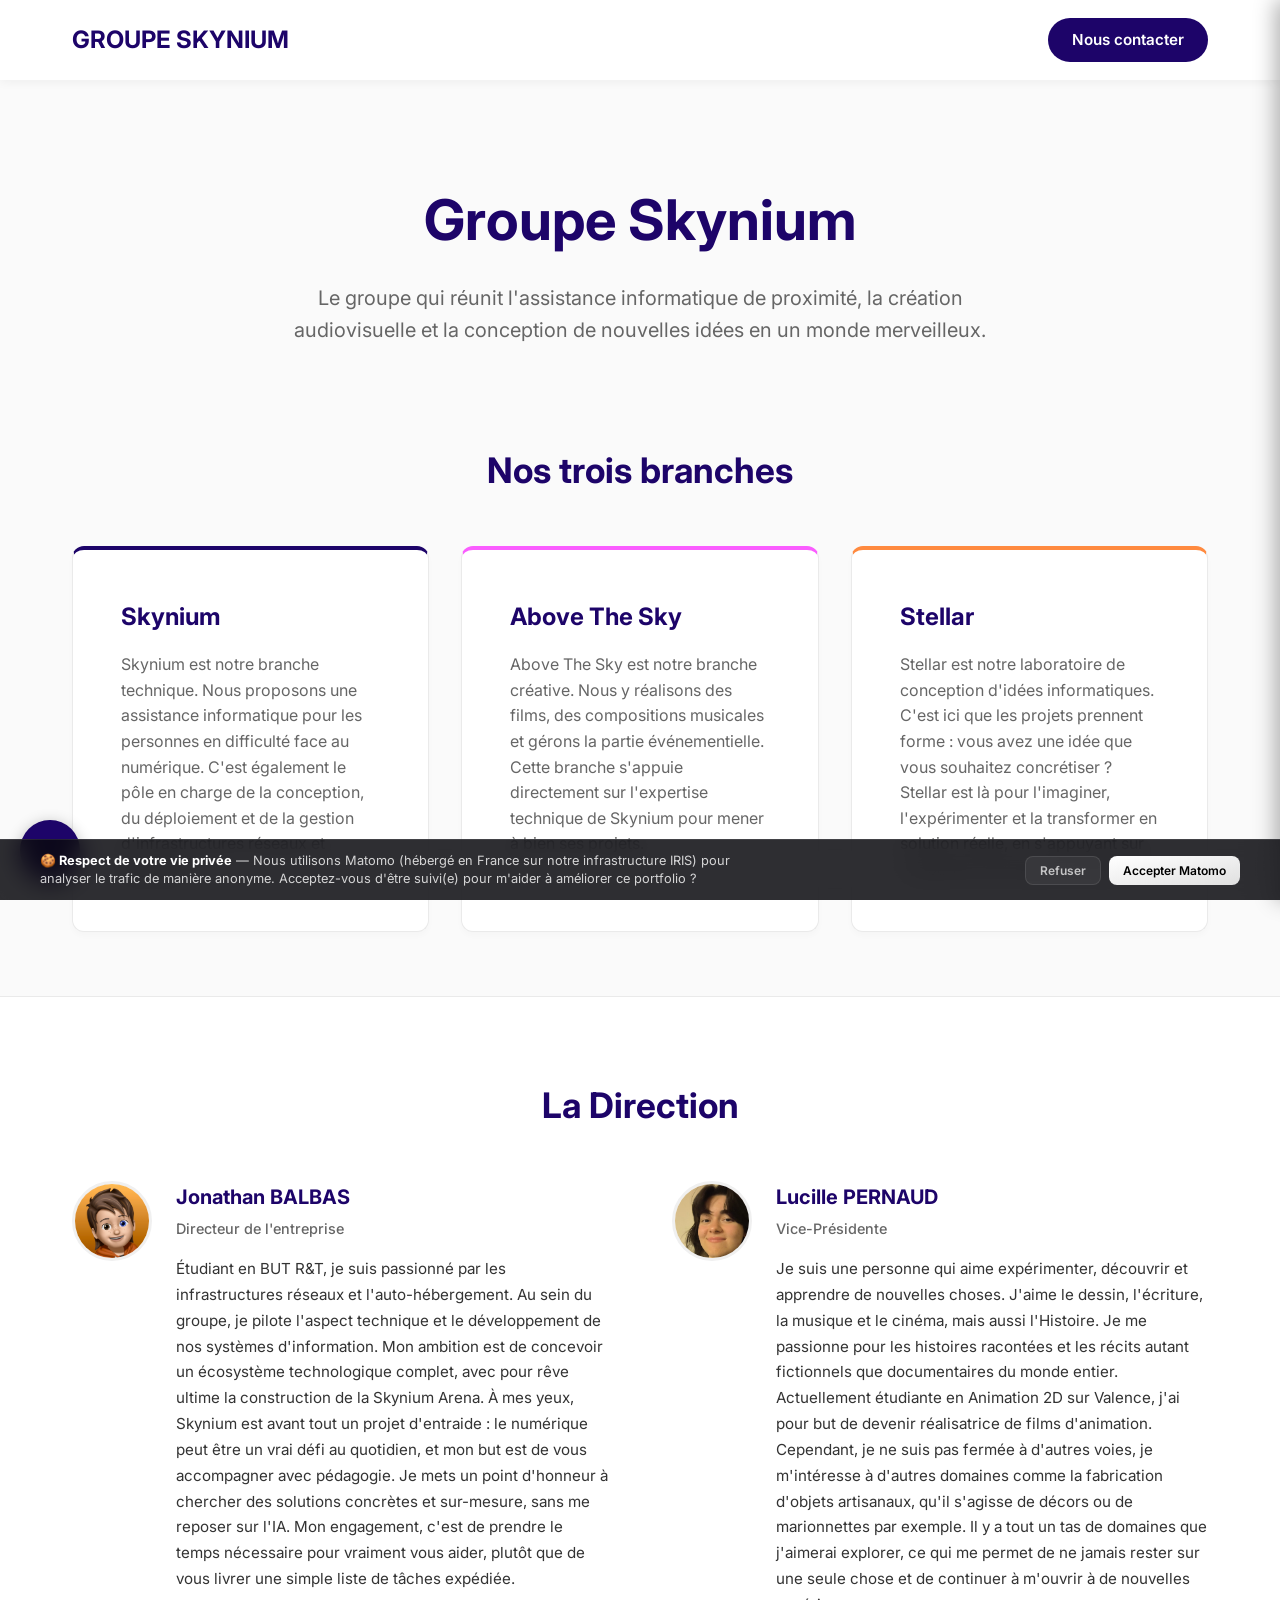
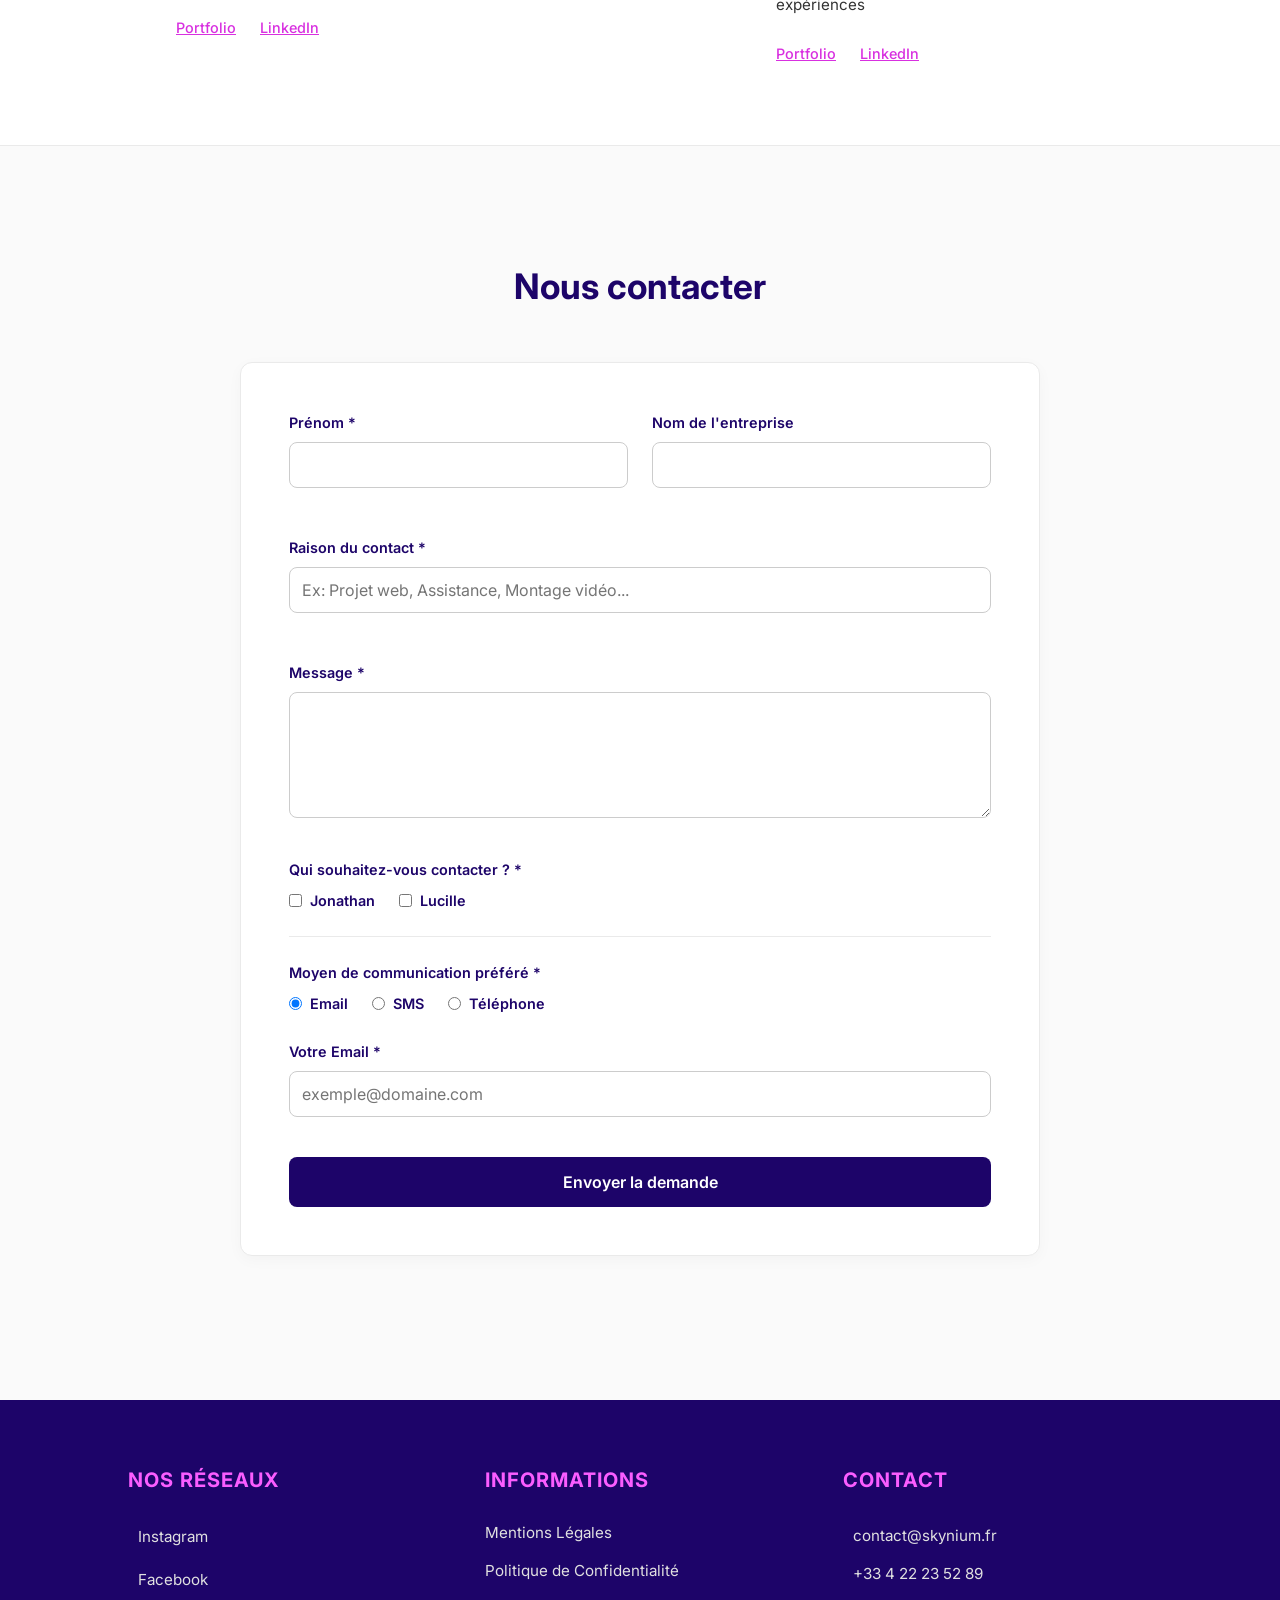
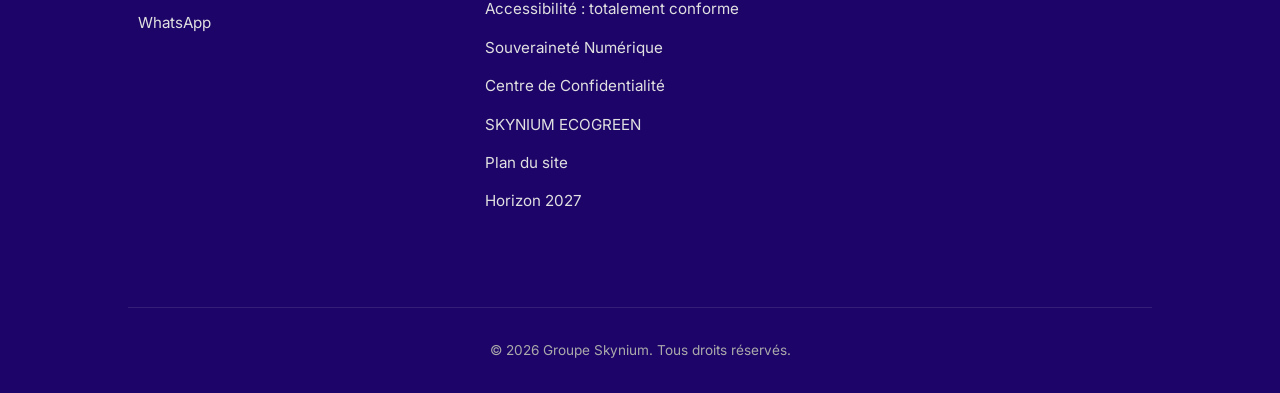
<file: index.html>
<!DOCTYPE html>
<html lang="fr">
<head>
    <meta charset="UTF-8">
    <meta name="viewport" content="width=device-width, initial-scale=1.0">
    <title>Groupe Skynium</title>
    <link href="https://fonts.googleapis.com/css2?family=Inter:wght@400;500;600;700&display=swap" rel="stylesheet">
    <link rel="stylesheet" href="https://skynium.fr/ressources/fontawesome/css/all.min.css">
        <link rel="stylesheet" href="ressources/style.css">

    <link rel="icon" type="image/png" href="https://skynium.fr/ressources/favicon/favicon-96x96.png" sizes="96x96" />
    <link rel="icon" type="image/svg+xml" href="https://skynium.fr/ressources/favicon/favicon.svg" />
    <link rel="shortcut icon" href="https://skynium.fr/ressources/favicon/favicon.ico" />
    <link rel="apple-touch-icon" sizes="180x180" href="https://skynium.fr/ressources/favicon/apple-touch-icon.png" />
    <meta name="apple-mobile-web-app-title" content="Skynium" />
    <link rel="manifest" href="https://skynium.fr/ressources/favicon/site.webmanifest" />
</head>
<body>
    <a href="#main-content" class="skip-link">Aller au contenu principal</a>
    <button 
        id="accessibility-button" 
        aria-label="Ouvrir le panneau d'accessibilité"
        aria-expanded="false"
        aria-controls="accessibility-panel"
    >
        <i class="fas fa-universal-access" aria-hidden="true"></i>
    </button>
    <aside 
        id="accessibility-panel" 
        class="accessibility-panel"
        role="dialog"
        aria-labelledby="accessibility-title"
        aria-modal="false"
    >
        <button 
            class="close-btn" 
            aria-label="Fermer le panneau d'accessibilité"
            id="close-panel-btn"
        >
            <i class="fas fa-times" aria-hidden="true"></i>
        </button>

        <h2 id="accessibility-title">Options d'accessibilité</h2>

        <div class="accessibility-status" role="status" aria-live="polite">
            <p><strong>Modes actifs :</strong> <span id="active-modes-count">Aucun</span></p>
        </div>

        <section class="accessibility-section">
            <h3>Modes d'accessibilité</h3>

            <div class="accessibility-option" data-mode="epilepsy-safe" role="switch" aria-checked="false" tabindex="0">
                <div>
                    <strong>Mode sans échec pour l'épilepsie</strong>
                    <p class="option-desc">Atténue la couleur et supprime les clignements</p>
                </div>
                <div class="toggle-switch" aria-hidden="true"></div>
            </div>

            <div class="accessibility-option" data-mode="visually-impaired" role="switch" aria-checked="false" tabindex="0">
                <div>
                    <strong>Mode malvoyant</strong>
                    <p class="option-desc">Améliore les visuels du site</p>
                </div>
                <div class="toggle-switch" aria-hidden="true"></div>
            </div>

            <div class="accessibility-option" data-mode="cognitive-disability" role="switch" aria-checked="false" tabindex="0">
                <div>
                    <strong>Mode handicap cognitif</strong>
                    <p class="option-desc">Aide à se concentrer sur un contenu spécifique</p>
                </div>
                <div class="toggle-switch" aria-hidden="true"></div>
            </div>

            <div class="accessibility-option" data-mode="adhd-friendly" role="switch" aria-checked="false" tabindex="0">
                <div>
                    <strong>Mode adapté au TDAH</strong>
                    <p class="option-desc">Réduit les distractions</p>
                </div>
                <div class="toggle-switch" aria-hidden="true"></div>
            </div>

            <div class="accessibility-option" data-mode="screen-reader" role="switch" aria-checked="false" tabindex="0">
                <div>
                    <strong>Mode Cécité</strong>
                    <p class="option-desc">Optimisé pour lecteur d'écran</p>
                </div>
                <div class="toggle-switch" aria-hidden="true"></div>
            </div>
        </section>
        <section class="accessibility-section">
            <h3>Expérience lisible</h3>
            <div class="slider-option">
                <label for="font-size-slider">Taille de la police</label>
                <div class="slider-container">
                    <input 
                        type="range" 
                        id="font-size-slider" 
                        min="80" 
                        max="150" 
                        value="100" 
                        step="10"
                        aria-valuemin="80"
                        aria-valuemax="150"
                        aria-valuenow="100"
                        aria-label="Ajuster la taille de la police"
                    >
                    <span id="font-size-value">100%</span>
                </div>
            </div>

            <div class="slider-option">
                <label for="line-height-slider">Hauteur de ligne</label>
                <div class="slider-container">
                    <input 
                        type="range" 
                        id="line-height-slider" 
                        min="1.2" 
                        max="2.5" 
                        value="1.6" 
                        step="0.1"
                        aria-label="Ajuster la hauteur de ligne"
                    >
                    <span id="line-height-value">1.6</span>
                </div>
            </div>

            <div class="slider-option">
                <label for="letter-spacing-slider">Espacement des lettres</label>
                <div class="slider-container">
                    <input 
                        type="range" 
                        id="letter-spacing-slider" 
                        min="0" 
                        max="5" 
                        value="0" 
                        step="0.5"
                        aria-label="Ajuster l'espacement des lettres"
                    >
                    <span id="letter-spacing-value">0px</span>
                </div>
            </div>

            <div class="accessibility-option" data-mode="dyslexia-font" role="switch" aria-checked="false" tabindex="0">
                <div>
                    <strong>Police adaptée à la dyslexie</strong>
                </div>
                <div class="toggle-switch" aria-hidden="true"></div>
            </div>

            <div class="accessibility-option" data-mode="highlight-headings" role="switch" aria-checked="false" tabindex="0">
                <div>
                    <strong>Titres en surbrillance</strong>
                </div>
                <div class="toggle-switch" aria-hidden="true"></div>
            </div>

            <div class="accessibility-option" data-mode="highlight-links" role="switch" aria-checked="false" tabindex="0">
                <div>
                    <strong>Liens en surbrillance</strong>
                </div>
                <div class="toggle-switch" aria-hidden="true"></div>
            </div>

            <div class="text-align-options">
                <label>Alignement du texte</label>
                <div class="button-group" role="radiogroup" aria-label="Alignement du texte">
                    <button 
                        class="align-btn active" 
                        data-align="left"
                        role="radio"
                        aria-checked="true"
                        aria-label="Aligner à gauche"
                    >
                        <i class="fas fa-align-left" aria-hidden="true"></i>
                    </button>
                    <button 
                        class="align-btn" 
                        data-align="center"
                        role="radio"
                        aria-checked="false"
                        aria-label="Centrer"
                    >
                        <i class="fas fa-align-center" aria-hidden="true"></i>
                    </button>
                    <button 
                        class="align-btn" 
                        data-align="right"
                        role="radio"
                        aria-checked="false"
                        aria-label="Aligner à droite"
                    >
                        <i class="fas fa-align-right" aria-hidden="true"></i>
                    </button>
                </div>
            </div>
        </section>

        <section class="accessibility-section">
            <h3>Expérience visuellement agréable</h3>

            <div class="button-group" role="radiogroup" aria-label="Mode de contraste">
                <button 
                    class="contrast-btn active" 
                    data-contrast="normal"
                    role="radio"
                    aria-checked="true"
                    aria-label="Contraste normal"
                >
                    Normal
                </button>
                <button 
                    class="contrast-btn" 
                    data-contrast="dark"
                    role="radio"
                    aria-checked="false"
                    aria-label="Mode sombre"
                >
                    Sombre
                </button>
                <button 
                    class="contrast-btn" 
                    data-contrast="light"
                    role="radio"
                    aria-checked="false"
                    aria-label="Mode clair"
                >
                    Clair
                </button>
                <button 
                    class="contrast-btn" 
                    data-contrast="high"
                    role="radio"
                    aria-checked="false"
                    aria-label="Contraste élevé"
                >
                    Élevé
                </button>
            </div>

            <div class="accessibility-option" data-mode="high-saturation" role="switch" aria-checked="false" tabindex="0">
                <div>
                    <strong>Haute saturation</strong>
                </div>
                <div class="toggle-switch" aria-hidden="true"></div>
            </div>

            <div class="accessibility-option" data-mode="low-saturation" role="switch" aria-checked="false" tabindex="0">
                <div>
                    <strong>Faible saturation</strong>
                </div>
                <div class="toggle-switch" aria-hidden="true"></div>
            </div>

            <div class="accessibility-option" data-mode="monochrome" role="switch" aria-checked="false" tabindex="0">
                <div>
                    <strong>Monochrome</strong>
                </div>
                <div class="toggle-switch" aria-hidden="true"></div>
            </div>
        </section>

        <section class="accessibility-section">
            <h3>Orientation facile</h3>

            <div class="accessibility-option" data-mode="highlight-cursor" role="switch" aria-checked="false" tabindex="0">
                <div>
                    <strong>Mettre en surbrillance le curseur</strong>
                </div>
                <div class="toggle-switch" aria-hidden="true"></div>
            </div>

            <div class="accessibility-option" data-mode="big-cursor-dark" role="switch" aria-checked="false" tabindex="0">
                <div>
                    <strong>Grand curseur sombre</strong>
                </div>
                <div class="toggle-switch" aria-hidden="true"></div>
            </div>

            <div class="accessibility-option" data-mode="big-cursor-light" role="switch" aria-checked="false" tabindex="0">
                <div>
                    <strong>Grand curseur clair</strong>
                </div>
                <div class="toggle-switch" aria-hidden="true"></div>
            </div>
        </section>

        <button id="reset-accessibility-btn" class="reset-btn">
            <i class="fas fa-undo" aria-hidden="true"></i> Réinitialiser tous les paramètres
        </button>

    </aside>

    <header>
        <div class="container">
            <nav>
                <a href="https://groupe-skynium.com" class="logo">GROUPE SKYNIUM</a>
                <a href="#contact" class="btn-nav">Nous contacter</a>
            </nav>
        </div>
    </header>

    <main id="main-content" role="main">
        <section class="hero container">
            <h1>Groupe Skynium</h1>
            <p>Le groupe qui réunit l'assistance informatique de proximité, la création audiovisuelle et la conception de nouvelles idées en un monde merveilleux.</p>
        </section>
        <section class="container">
            <h2 class="section-title">Nos trois branches</h2>
            <div class="branches-grid">
                
                <div class="card skynium">
                    <h3>Skynium</h3>
                    <p>Skynium est notre branche technique. Nous proposons une assistance informatique pour les personnes en difficulté face au numérique. C'est également le pôle en charge de la conception, du déploiement et de la gestion d'infrastructures réseaux et serveurs.</p>
                </div>

                <div class="card ats">
                    <h3>Above The Sky</h3>
                    <p>Above The Sky est notre branche créative. Nous y réalisons des films, des compositions musicales et gérons la partie événementielle. Cette branche s'appuie directement sur l'expertise technique de Skynium pour mener à bien ses projets.</p>
                </div>

                <div class="card stellar">
                    <h3>Stellar</h3>
                    <p>Stellar est notre laboratoire de conception d'idées informatiques. C'est ici que les projets prennent forme : vous avez une idée que vous souhaitez concrétiser ? Stellar est là pour l'imaginer, l'expérimenter et la transformer en solution réelle, en s'appuyant sur l'expertise technique de Skynium.</p>
                </div>

            </div>
        </section>

        <section class="team-section">
            <div class="container">
                <h2 class="section-title">La Direction</h2>
                <div class="team-grid">
                    
                    <div class="profile">
                        <div class="avatar">
                            <img src="ressources/img/jonathan.png" alt="Photo de Jonathan BALBAS">
                        </div>
                        <div class="profile-info">
                            <h3>Jonathan BALBAS</h3>
                            <h4>Directeur de l'entreprise</h4>
                            <p>Étudiant en BUT R&T, je suis passionné par les infrastructures réseaux et l'auto-hébergement. Au sein du groupe, je pilote l'aspect technique et le développement de nos systèmes d'information. Mon ambition est de concevoir un écosystème technologique complet, avec pour rêve ultime la construction de la Skynium Arena. À mes yeux, Skynium est avant tout un projet d'entraide : le numérique peut être un vrai défi au quotidien, et mon but est de vous accompagner avec pédagogie. Je mets un point d'honneur à chercher des solutions concrètes et sur-mesure, sans me reposer sur l'IA. Mon engagement, c'est de prendre le temps nécessaire pour vraiment vous aider, plutôt que de vous livrer une simple liste de tâches expédiée.</p>
                            <div class="social-links">
                                <a href="https://jonathan-balbas.groupe-skynium.com" target="_blank">Portfolio</a>
                                <a href="https://www.linkedin.com/in/skynium" target="_blank">LinkedIn</a>
                            </div>
                        </div>
                    </div>

                    <div class="profile">
                        <div class="avatar">
                            <img src="ressources/img/lucille.jpg" alt="Photo de Lucille PERNAUD">
                        </div>
                        <div class="profile-info">
                            <h3>Lucille PERNAUD</h3>
                            <h4>Vice-Présidente</h4>
                            <p>Je suis une personne qui aime expérimenter, découvrir et apprendre de nouvelles choses. J'aime le dessin, l'écriture, la musique et le cinéma, mais aussi l'Histoire. Je me passionne pour les histoires racontées et les récits autant fictionnels que documentaires du monde entier. Actuellement étudiante en Animation 2D sur Valence, j'ai pour but de devenir réalisatrice de films d'animation. Cependant, je ne suis pas fermée à d'autres voies, je m'intéresse à d'autres domaines comme la fabrication d'objets artisanaux, qu'il s'agisse de décors ou de marionnettes par exemple. Il y a tout un tas de domaines que j'aimerai explorer, ce qui me permet de ne jamais rester sur une seule chose et de continuer à m'ouvrir à de nouvelles expériences</p>
                            <div class="social-links">
                                <a href="http://lucille-pernaud.groupe-skynium.com" target="_blank">Portfolio</a>
                                <a href="https://www.linkedin.com/in/lucille-pernaud-234b163b6/" target="_blank">LinkedIn</a>
                            </div>
                        </div>
                    </div>

                </div>
            </div>
        </section>

        <section id="contact" class="contact-section container">
            <h2 class="section-title">Nous contacter</h2>
            
            <div class="contact-form">
                <form id="contactForm">
                    
                    <div class="form-grid">
                        <div class="form-group">
                            <label for="prenom">Prénom *</label>
                            <input type="text" id="prenom" required>
                        </div>
                        <div class="form-group">
                            <label for="entreprise">Nom de l'entreprise</label>
                            <input type="text" id="entreprise">
                        </div>
                        <div class="form-group full">
                            <label for="raison">Raison du contact *</label>
                            <input type="text" id="raison" required placeholder="Ex: Projet web, Assistance, Montage vidéo...">
                        </div>
                        <div class="form-group full">
                            <label for="message">Message *</label>
                            <textarea id="message" rows="5" required></textarea>
                        </div>
                    </div>

                    <div class="form-group full" style="margin-top: 1rem;">
                        <label>Qui souhaitez-vous contacter ? *</label>
                        <div class="checkbox-group">
                            <label class="checkbox-item">
                                <input type="checkbox" id="contactJon">
                                Jonathan
                            </label>
                            <label class="checkbox-item">
                                <input type="checkbox" id="contactLuc">
                                Lucille
                            </label>
                        </div>
                    </div>

                    <div class="form-group full" style="margin-top: 1rem; border-top: 1px solid #EAEAEA; padding-top: 1.5rem;">
                        <label>Moyen de communication préféré *</label>
                        <div class="radio-group">
                            <label class="radio-item">
                                <input type="radio" name="moyenCom" value="email" checked onchange="updateContactField()">
                                Email
                            </label>
                            <label class="radio-item">
                                <input type="radio" name="moyenCom" value="sms" onchange="updateContactField()">
                                SMS
                            </label>
                            <label class="radio-item">
                                <input type="radio" name="moyenCom" value="telephone" onchange="updateContactField()">
                                Téléphone
                            </label>
                        </div>
                    </div>

                    <div class="form-group full" id="coordonneesContainer">
                        <label id="coordonneesLabel" for="coordonneesValue">Votre Email *</label>
                        <input type="text" id="coordonneesValue" required placeholder="exemple@domaine.com">
                    </div>

                    <button type="submit" class="btn-submit" id="submitBtn">Envoyer la demande</button>
                    <div id="formStatus" class="status-message"></div>
                </form>
            </div>
        </section>
    </main>

    <footer role="contentinfo" class="container">
        <div>
            <h3>Nos réseaux</h3>
            <nav aria-label="Réseaux sociaux">
                <ul>
                    <li><a href="https://instagram.com/skynium"><i class="fa-brands fa-instagram" aria-hidden="true"></i> Instagram</a></li>
                    <li><a href="https://facebook.com/SkyniumRECONECT"><i class="fa-brands fa-facebook" aria-hidden="true"></i> Facebook</a></li>
                    <li><a href="https://wa.me/33667225452"><i class="fa-brands fa-whatsapp" aria-hidden="true"></i> WhatsApp</a></li>
                </ul>
            </nav>
        </div>
        <div>
            <h3>Informations</h3>
            <nav aria-label="Informations légales">
                <ul>
                    <li><a href="https://skynium.fr/mentionslegales.html">Mentions Légales</a></li>
                    <li><a href="https://skynium.fr/politiqueconfidentialite.html">Politique de Confidentialité</a></li>
                    <li><a href="https://skynium.fr/accessibilite.html">Accessibilité : totalement conforme</a></li>
                    <li><a href="https://skynium.fr/souverainete.html">Souveraineté Numérique</a></li>
                    <li><a href="https://privacy.skynium.fr">Centre de Confidentialité</a></li>
                    <li><a href="https://ecogreen.skynium.fr">SKYNIUM ECOGREEN</a></li>
                    <li><a href="https://skynium.fr/plan-du-site.html">Plan du site</a></li>
                    <li><a href="https://skynium.fr/horizon2027.html">Horizon 2027</a></li>
                </ul>
            </nav>
        </div>
        <div>
            <h3>Contact</h3>
            <p><a href="mailto:contact@skynium.fr"><i class="fa-solid fa-envelope" aria-hidden="true"></i> contact@skynium.fr</a></p>
            <p><a href="tel:+33422235289"><i class="fa-solid fa-phone" aria-hidden="true"></i> +33 4 22 23 52 89</a></p>
        </div>
        <div class="footer-bottom">
            &copy; 2026 Groupe Skynium. Tous droits réservés.
        </div>
    </footer>

    <script src="ressources/skynium-data.js"></script>

    <script>
        function updateContactField() {
            const moyenCom = document.querySelector('input[name="moyenCom"]:checked').value;
            const label = document.getElementById('coordonneesLabel');
            const input = document.getElementById('coordonneesValue');

            if (moyenCom === 'email') {
                label.textContent = 'Votre Email *';
                input.placeholder = 'exemple@domaine.com';
                input.type = 'email';
            } else {
                label.textContent = 'Votre numéro de téléphone *';
                input.placeholder = '06 12 34 56 78';
                input.type = 'tel';
            }
        }

        // Soumission du formulaire
        document.getElementById('contactForm').addEventListener('submit', async function(e) {
            e.preventDefault();
            
            const btn = document.getElementById('submitBtn');
            const statusDiv = document.getElementById('formStatus');
            const contactJon = document.getElementById('contactJon').checked;
            const contactLuc = document.getElementById('contactLuc').checked;

            statusDiv.className = 'status-message';
            statusDiv.style.display = 'none';

            if (!contactJon && !contactLuc) {
                statusDiv.textContent = 'Veuillez sélectionner au moins une personne à contacter (Jonathan ou Lucille).';
                statusDiv.className = 'status-message error';
                return;
            }

            const moyenComVal = document.querySelector('input[name="moyenCom"]:checked').value;

            const formData = {
                prenom: document.getElementById('prenom').value,
                entreprise: document.getElementById('entreprise').value,
                raison: document.getElementById('raison').value,
                message: document.getElementById('message').value,
                contactJon: contactJon,
                contactLuc: contactLuc,
                moyenCom: moyenComVal,
                coordonnees: document.getElementById('coordonneesValue').value // Le nouveau champ
            };

            btn.textContent = 'Envoi en cours...';
            btn.disabled = true;
            btn.style.opacity = '0.7';

            try {
                const response = await fetch('https://api.skynium.fr/webhook/db79540f-17cf-41b5-928f-764483b5fb7b', {
                    method: 'POST',
                    headers: {
                        'Content-Type': 'application/json',
                    },
                    body: JSON.stringify(formData)
                });

                if (response.ok) {
                    statusDiv.textContent = 'Votre message a bien été envoyé !';
                    statusDiv.className = 'status-message success';
                    this.reset();
                    updateContactField(); // Remet le champ coordonnees par defaut
                } else {
                    throw new Error('Erreur serveur');
                }
            } catch (error) {
                statusDiv.textContent = 'Une erreur est survenue lors de l\'envoi. Veuillez réessayer plus tard.';
                statusDiv.className = 'status-message error';
            } finally {
                btn.textContent = 'Envoyer la demande';
                btn.disabled = false;
                btn.style.opacity = '1';
            }
        });
    </script>
    <script src="https://api.nexus.skynium.fr/unify/unify.js" defer></script>
</body>
</html>
</file>
<file: ressources/style.css>
/* =================================================== */
/* 1. CONFIGURATION GLOBALE ET VARIABLES              */
/* =================================================== */
:root {
    /* Palette principale */
    --primary: #1D0469;
    --secondary: #FA5DFF;
    --tertiary: #FF8A3F;
    
    /* Couleurs neutres et contrastes */
    --secondary-dark: #D830E0;
    --bg-color: #FAFAFA;
    --surface: #FFFFFF;
    --text-dark: #333333;
    --text-light: #666666;
    --border: #EAEAEA;
    
    /* Variables de style */
    --border-radius: 8px;
    --transition: 0.3s ease;
}

* {
    margin: 0;
    padding: 0;
    box-sizing: border-box;
    font-family: 'Inter', -apple-system, sans-serif;
}

html {
    scroll-behavior: smooth;
}

body {
    background-color: var(--bg-color);
    color: var(--text-dark);
    line-height: 1.6;
}

a {
    color: var(--primary);
    text-decoration: none;
    transition: color var(--transition);
}

a:hover {
    color: var(--secondary);
}

.container {
    max-width: 1200px;
    margin: 0 auto;
    padding: 0 2rem;
}

/* =================================================== */
/* 2. HEADER ET NAVIGATION                            */
/* =================================================== */
header {
    background-color: var(--surface);
    box-shadow: 0 2px 10px rgba(0, 0, 0, 0.05);
    position: sticky;
    top: 0;
    z-index: 100;
}

header nav {
    display: flex;
    justify-content: space-between;
    align-items: center;
    height: 80px;
}

.logo {
    font-size: 1.5rem;
    font-weight: 700;
    color: var(--primary);
}

/* Le bouton "Nous contacter" réparé */
.btn-nav {
    background-color: var(--primary);
    color: var(--surface) !important;
    padding: 10px 24px;
    border-radius: 50px;
    font-weight: 600;
    font-size: 0.95rem;
    transition: background-color var(--transition), transform 0.2s ease;
    display: inline-block;
}

.btn-nav:hover {
    background-color: var(--secondary);
    transform: translateY(-2px);
}

/* =================================================== */
/* 3. HERO SECTION ET BRANCHES                        */
/* =================================================== */
.hero {
    text-align: center;
    padding: 6rem 0 4rem;
}

.hero h1 {
    font-size: 3.5rem;
    color: var(--primary);
    margin-bottom: 1rem;
    font-weight: 700;
}

.hero p {
    font-size: 1.25rem;
    color: var(--text-light);
    max-width: 700px;
    margin: 0 auto 2rem;
}

.section-title {
    text-align: center;
    font-size: 2.2rem;
    color: var(--primary);
    margin-bottom: 3rem;
    font-weight: 700;
}

.branches-grid {
    display: grid;
    grid-template-columns: repeat(auto-fit, minmax(300px, 1fr));
    gap: 2rem;
    margin-bottom: 4rem;
}

.card {
    background-color: var(--surface);
    border: 1px solid var(--border);
    border-radius: 12px;
    padding: 3rem;
    box-shadow: 0 4px 6px rgba(0,0,0,0.02);
    transition: transform var(--transition);
    border-top: 4px solid var(--primary);
}

.card:hover {
    transform: translateY(-5px);
    box-shadow: 0 10px 20px rgba(0,0,0,0.05);
}

.card.skynium { border-top-color: var(--primary); }
.card.ats { border-top-color: var(--secondary); }
.card.stellar { border-top-color: var(--tertiary); }

.card h3 {
    font-size: 1.5rem;
    color: var(--primary);
    margin-bottom: 1rem;
}

.card p {
    color: var(--text-light);
}

/* =================================================== */
/* 4. LA DIRECTION (PROFILS)                          */
/* =================================================== */
.team-section {
    background-color: var(--surface);
    padding: 5rem 0;
    border-top: 1px solid var(--border);
    border-bottom: 1px solid var(--border);
    margin: 2rem 0;
}

.team-grid {
    display: grid;
    grid-template-columns: repeat(auto-fit, minmax(400px, 1fr));
    gap: 4rem;
}

.profile {
    display: flex;
    gap: 1.5rem;
    align-items: flex-start;
}

/* Images de profil rondes et ajustées */
.avatar {
    width: 80px;
    height: 80px;
    border-radius: 50%;
    flex-shrink: 0;
    overflow: hidden; /* Coupe l'image en rond parfait */
    border: 3px solid #f0f0f0;
}

.avatar img {
    width: 100%;
    height: 100%;
    object-fit: cover; /* Maintient les proportions */
}

.profile-info h3 {
    font-size: 1.25rem;
    color: var(--primary);
    margin-bottom: 0.25rem;
}

.profile-info h4 {
    font-size: 0.9rem;
    color: var(--text-light);
    font-weight: 500;
    margin-bottom: 1rem;
}

.profile-info p {
    color: var(--text-dark);
    margin-bottom: 1.5rem;
    font-size: 0.95rem;
    line-height: 1.7;
}

.social-links {
    display: flex;
    gap: 1.5rem;
}

.social-links a {
    font-size: 0.9rem;
    font-weight: 500;
    text-decoration: underline;
    color: var(--secondary-dark);
}

/* =================================================== */
/* 5. FORMULAIRE DE CONTACT                           */
/* =================================================== */
.contact-section {
    padding: 5rem 0;
}

.contact-form {
    background-color: var(--surface);
    padding: 3rem;
    border-radius: 12px;
    border: 1px solid var(--border);
    box-shadow: 0 4px 15px rgba(0,0,0,0.03);
    max-width: 800px;
    margin: 0 auto;
}

.form-grid {
    display: grid;
    grid-template-columns: 1fr 1fr;
    gap: 1.5rem;
}

.form-group {
    display: flex;
    flex-direction: column;
    gap: 0.5rem;
    margin-bottom: 1.5rem;
}

.form-group.full { grid-column: 1 / -1; }

.form-group label {
    font-size: 0.9rem;
    font-weight: 600;
    color: var(--primary);
}

.form-group input, 
.form-group textarea {
    padding: 12px;
    border: 1px solid #CCC;
    border-radius: 8px;
    font-size: 1rem;
    transition: border-color var(--transition);
    background-color: var(--surface);
}

.form-group input:focus, 
.form-group textarea:focus {
    outline: none;
    border-color: var(--primary);
}

.checkbox-group, .radio-group {
    display: flex;
    gap: 1.5rem;
    flex-wrap: wrap;
}

.checkbox-item, .radio-item {
    display: flex;
    align-items: center;
    gap: 0.5rem;
    font-size: 0.95rem;
    cursor: pointer;
}

.btn-submit {
    background-color: var(--primary);
    color: var(--surface);
    border: none;
    padding: 15px 24px;
    font-size: 1rem;
    font-weight: 600;
    border-radius: 8px;
    cursor: pointer;
    width: 100%;
    transition: background-color var(--transition);
    margin-top: 1rem;
}

.btn-submit:hover {
    background-color: var(--secondary);
}

.status-message {
    margin-top: 1.5rem;
    padding: 1rem;
    border-radius: 8px;
    text-align: center;
    font-weight: 500;
    display: none;
}
.status-message.success { background-color: #e6f4ea; color: #1e8e3e; border: 1px solid #cce8d6; display: block; }
.status-message.error { background-color: #fce8e6; color: #d93025; border: 1px solid #fad2cf; display: block; }

/* =================================================== */
/* 6. FOOTER CORRIGÉ (Pleine Largeur)                 */
/* =================================================== */
/* On écrase le comportement natif de .container pour le footer
   afin qu'il prenne 100% de la largeur de l'écran 
*/
footer.container {
    max-width: 100%;
    width: 100%;
    margin: 0;
    background-color: var(--primary);
    color: var(--surface);
    padding: 4rem 10% 2rem;
    display: flex;
    flex-wrap: wrap;
    justify-content: space-between;
    gap: 3rem;
    margin-top: 4rem;
}

footer div {
    flex: 1;
    min-width: 200px;
}

footer h3 {
    font-size: 1.25rem;
    color: var(--secondary);
    margin-bottom: 1.5rem;
    text-transform: uppercase;
    letter-spacing: 1px;
}

footer p { margin-bottom: 0.5rem; color: #e0e0e0; font-size: 0.95rem; }

footer ul { list-style: none; padding: 0; }
footer ul li { margin-bottom: 0.8rem; }

footer a {
    color: #e0e0e0 !important;
    font-size: 0.95rem;
    text-decoration: none;
    transition: color 0.3s ease;
    display: inline-flex;
    align-items: center;
    gap: 10px;
}

footer a:hover {
    color: var(--secondary) !important;
    text-decoration: underline;
}

.footer-bottom {
    width: 100%;
    text-align: center;
    margin-top: 2rem;
    padding-top: 2rem;
    border-top: 1px solid rgba(255,255,255,0.1);
    font-size: 0.85rem;
    color: #aaa;
    flex: 0 0 100%;
}

/* =================================================== */
/* 7. ACCESSIBILITÉ (Bouton et Panneau Skynium)       */
/* =================================================== */
.skip-link {
    position: absolute; top: -100px; left: 10px; z-index: 9999; 
    padding: 12px 20px; background-color: var(--primary); 
    color: var(--surface); font-weight: 700; border-radius: 8px;
    box-shadow: 0 4px 15px rgba(0,0,0,0.3); transition: top 0.3s;
}
.skip-link:focus { top: 10px; }

*:focus { outline: 3px solid var(--tertiary); outline-offset: 2px; }

#accessibility-button {
    position: fixed; bottom: 20px; left: 20px; z-index: 10000; 
    width: 60px; height: 60px; background-color: var(--primary); 
    color: var(--surface); border: none; border-radius: 50%; 
    font-size: 1.8rem; cursor: pointer; box-shadow: 0 4px 15px rgba(0,0,0,0.3); 
    display: flex; align-items: center; justify-content: center;
}
#accessibility-button:hover { background-color: var(--secondary); }

#accessibility-panel {
    position: fixed; top: 0; right: -400px; width: 400px; height: 100vh; 
    background-color: var(--surface); box-shadow: -5px 0 20px rgba(0,0,0,0.3); 
    z-index: 10001; overflow-y: auto; transition: right 0.4s ease; padding: 20px;
}
#accessibility-panel.open { right: 0; }

.close-btn { position: absolute; top: 15px; right: 15px; background: none; border: none; font-size: 1.5rem; cursor: pointer; color: var(--text-dark); }
#accessibility-panel h2 { color: var(--primary); margin-bottom: 1.5rem; font-size: 1.5rem; }
.accessibility-section { margin-bottom: 2rem; }
.accessibility-section h3 { font-size: 1.1rem; color: var(--secondary-dark); margin-bottom: 1rem; }

.accessibility-option {
    display: flex; align-items: center; justify-content: space-between; 
    padding: 12px; margin-bottom: 10px; background-color: var(--bg-color); 
    border-radius: 8px; cursor: pointer; border: 2px solid transparent;
}
.accessibility-option.active { border-color: var(--tertiary); background-color: #fff4e6; }
.option-desc { font-size: 0.8rem; color: var(--text-light); margin-top: 4px; }

.toggle-switch {
    position: relative; width: 46px; height: 24px; background-color: #ccc; 
    border-radius: 20px; transition: 0.3s; flex-shrink: 0;
}
.toggle-switch.active { background-color: var(--secondary); }
.toggle-switch::after {
    content: ''; position: absolute; top: 2px; left: 2px; width: 20px; height: 20px; 
    background-color: white; border-radius: 50%; transition: 0.3s;
}
.toggle-switch.active::after { transform: translateX(22px); }

/* --- Scripts d'accessibilité --- */
body.epilepsy-safe { filter: brightness(0.9) contrast(0.9); animation: none !important; }
body.visually-impaired { filter: contrast(1.2) brightness(1.1); font-weight: 500; }
body.monochrome { filter: grayscale(100%); }
body.dyslexia-font { font-family: 'Comic Sans MS', sans-serif !important; }
body.highlight-links a { background-color: #FFFF99 !important; color: #000 !important; }
body.highlight-headings h1, body.highlight-headings h2 { background-color: yellow; color: black; }

/* =================================================== */
/* 8. RESPONSIVE MOBILE                               */
/* =================================================== */
@media (max-width: 768px) {
    .hero h1 { font-size: 2.5rem; }
    .form-grid { grid-template-columns: 1fr; }
    .team-grid { grid-template-columns: 1fr; }
    .profile { flex-direction: column; align-items: center; text-align: center; }
    .contact-form { padding: 1.5rem; }
    footer.container { padding: 3rem 5%; flex-direction: column; text-align: center; }
    
    #accessibility-panel { width: 100%; right: -100%; }
}
</file>
